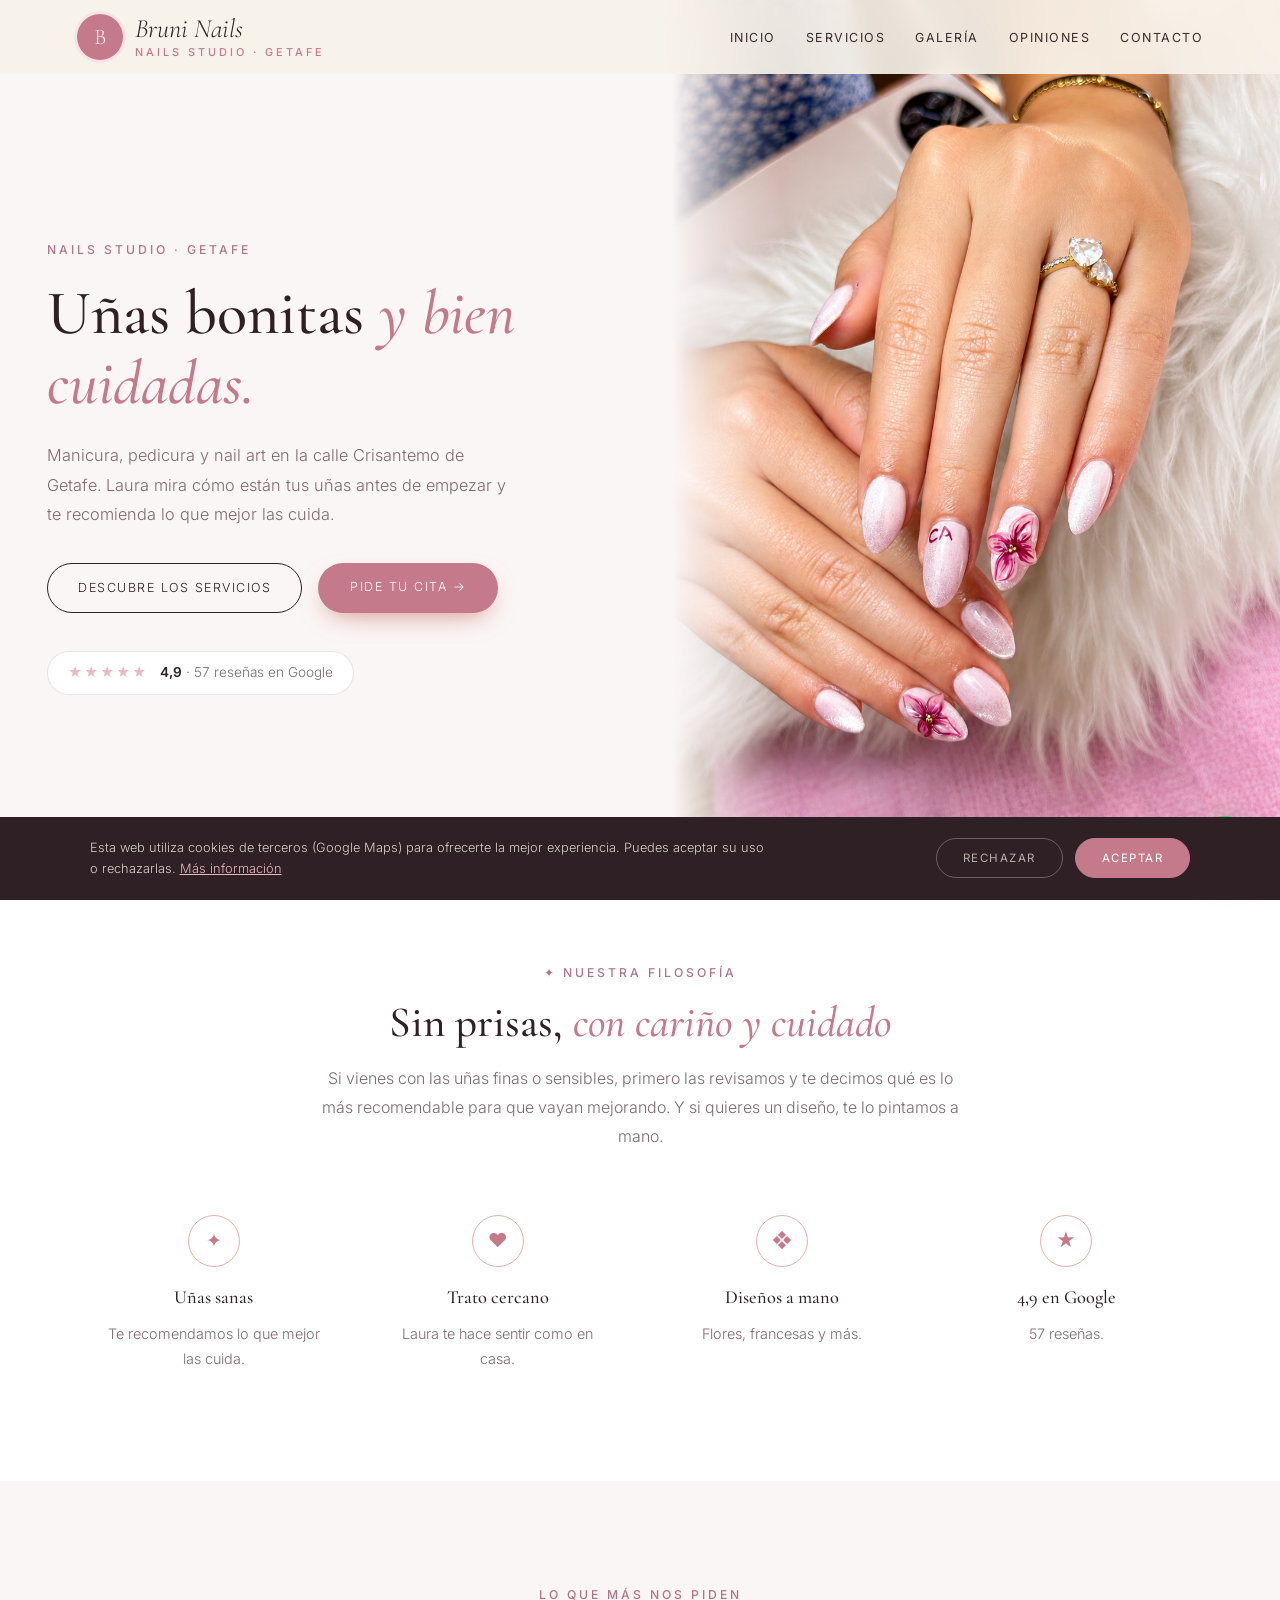
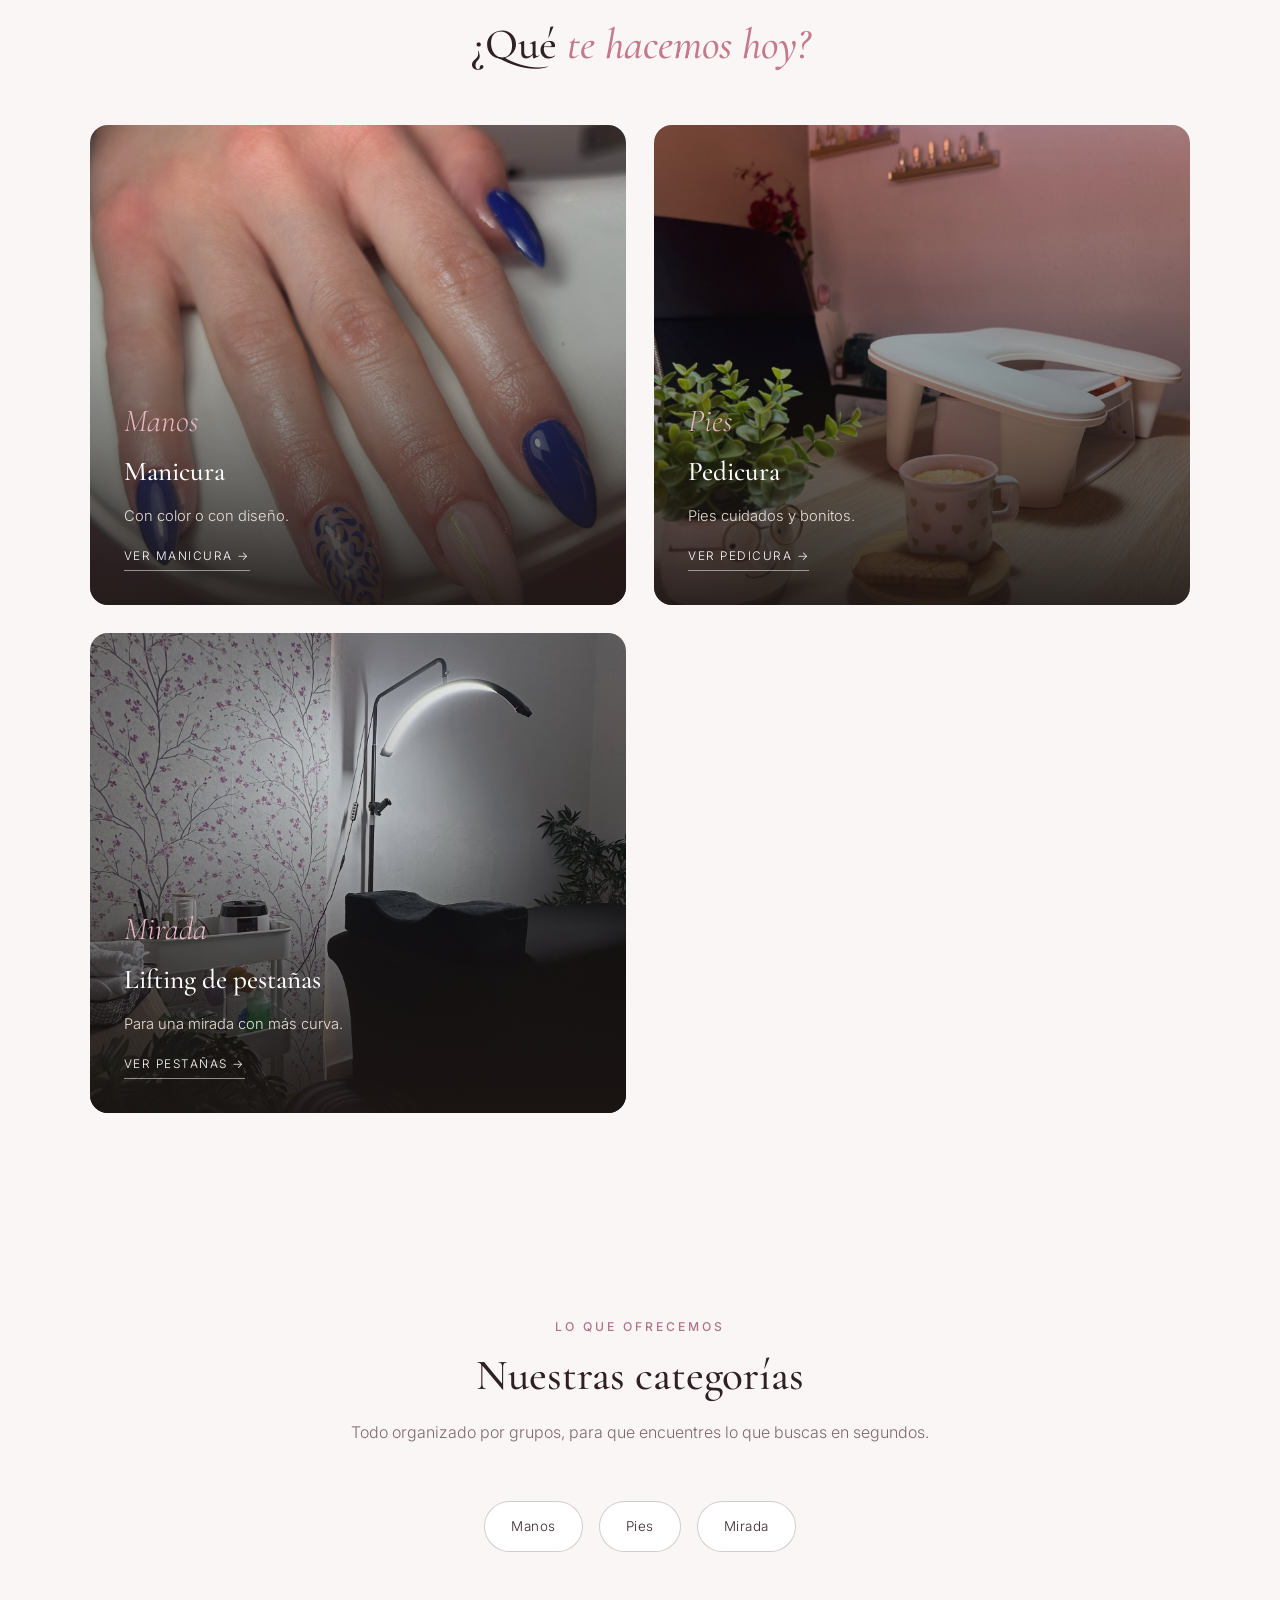
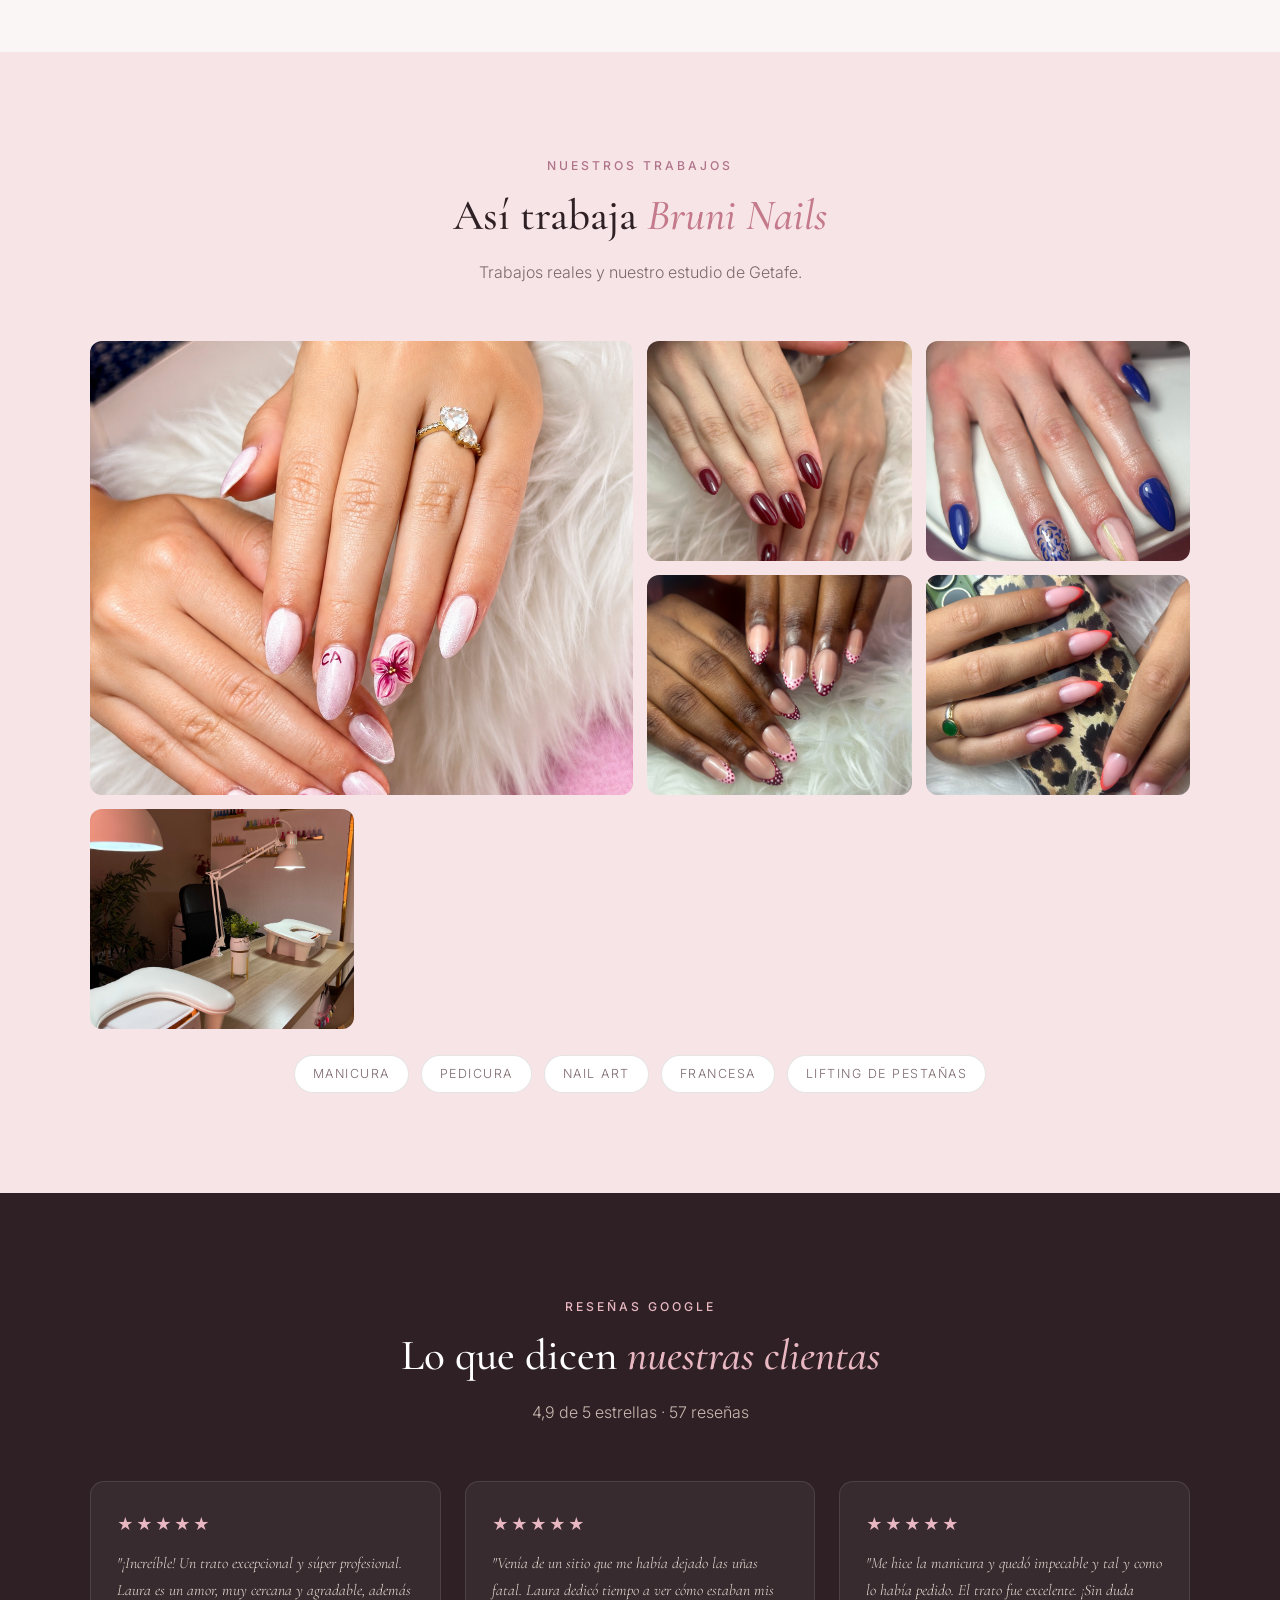
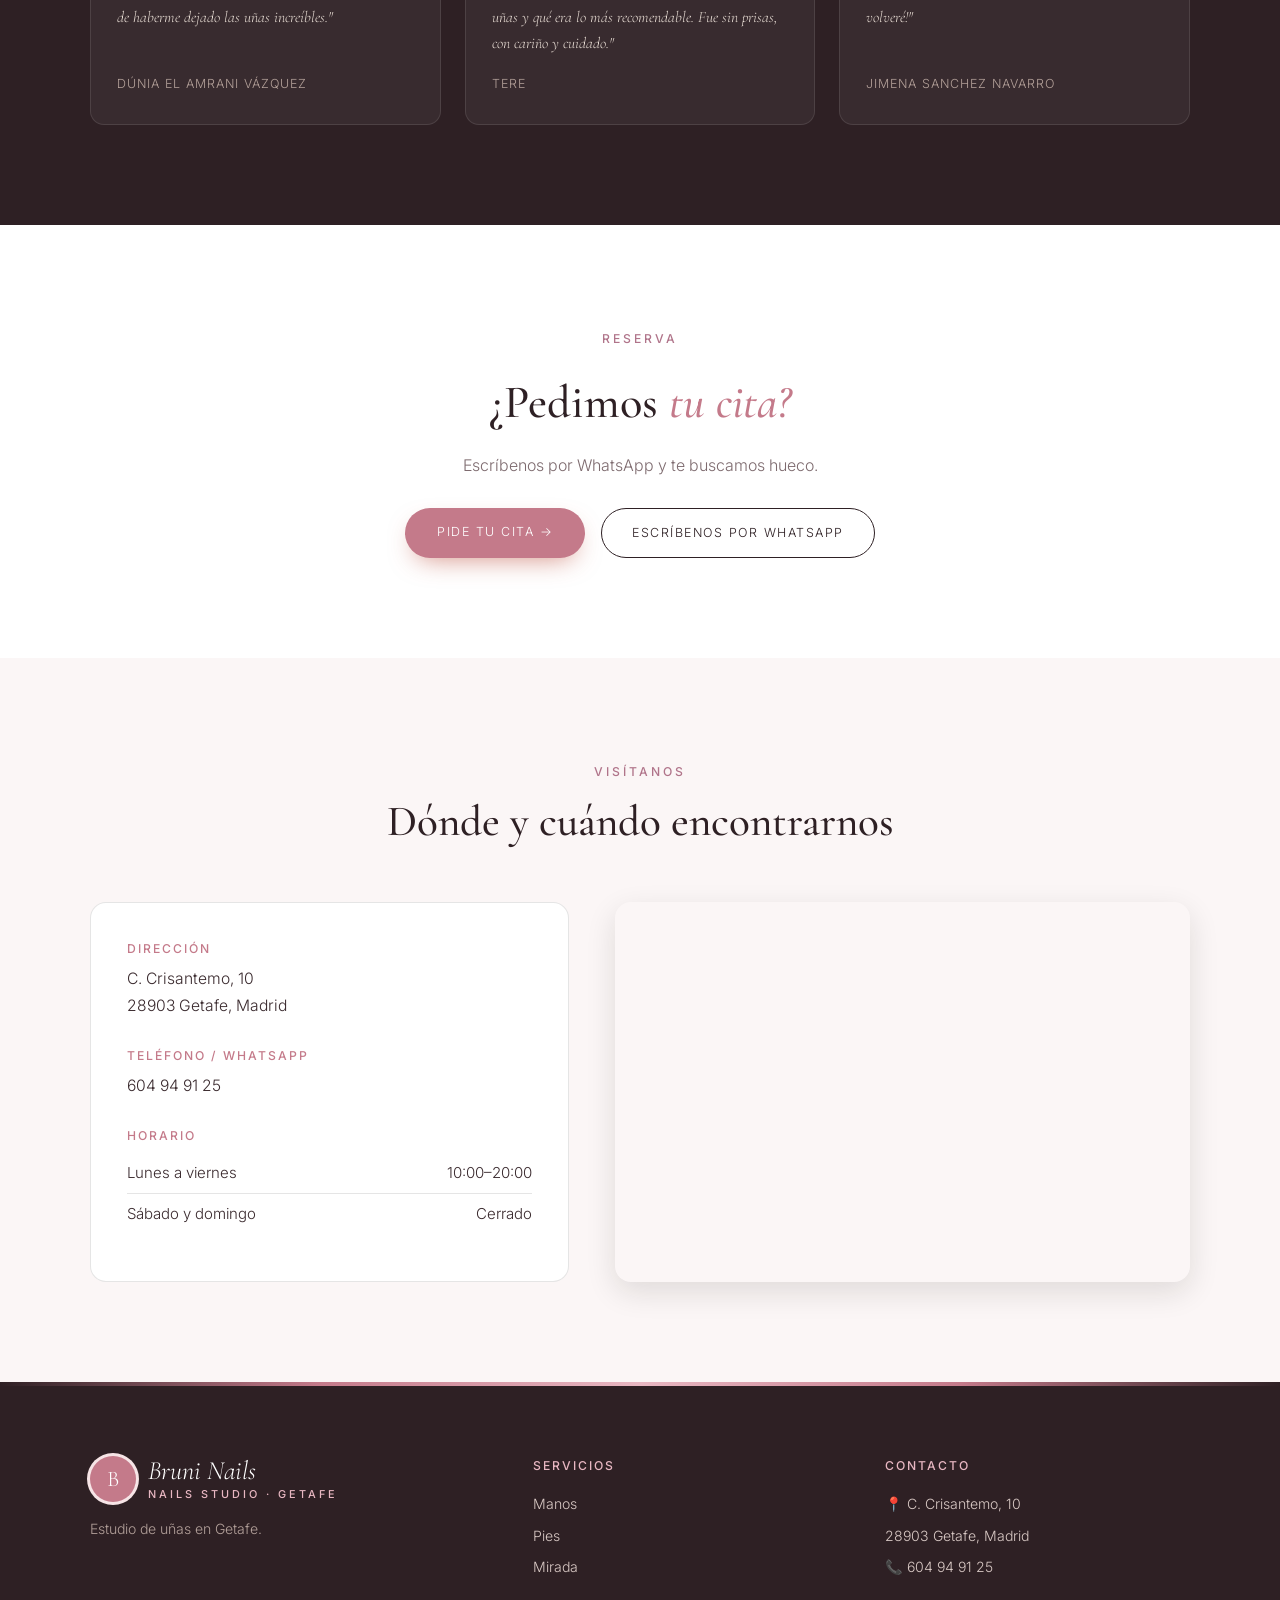
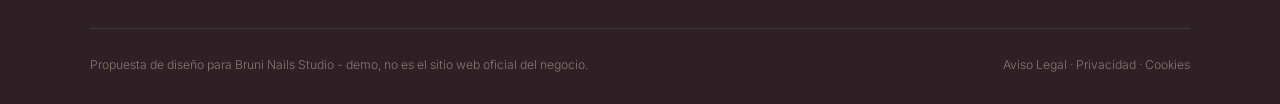
<file: index.html>
<!DOCTYPE html>
<html lang="es">
<head>
<meta charset="UTF-8">
<meta name="viewport" content="width=device-width, initial-scale=1.0">
<title>Bruni Nails Studio — Uñas, manicura y pedicura en Getafe</title>
<meta name="description" content="Bruni Nails Studio, estudio de uñas en la calle Crisantemo 10, Getafe. Manicura, pedicura, nail art y lifting de pestañas. 4,9★ con 57 reseñas en Google.">
<meta name="theme-color" content="#2e2024">
<meta property="og:title" content="Bruni Nails Studio · Getafe">
<meta property="og:image" content="maps_01.jpg">

<link rel="preconnect" href="https://fonts.googleapis.com"><link rel="preconnect" href="https://fonts.gstatic.com" crossorigin><link href="https://fonts.googleapis.com/css2?family=Cormorant+Garamond:ital,wght@0,500;0,600;1,500&family=Inter:wght@300;400;500;600&display=swap" rel="stylesheet">
<link rel="stylesheet" href="styles.css">
</head>
<body>

<header id="header">
  <a href="index.html" class="logo" aria-label="Bruni Nails Studio, inicio"><span class="logo-mark">B</span><span class="logo-text"><span class="script">Bruni Nails</span><small>nails studio · Getafe</small></span></a>
  <nav id="nav" aria-label="Navegación principal"><ul><li><a href="index.html#inicio">Inicio</a></li><li><a href="servicios.html">Servicios</a></li><li><a href="index.html#galeria">Galería</a></li><li><a href="index.html#opiniones">Opiniones</a></li><li><a href="index.html#contacto">Contacto</a></li></ul></nav><button class="nav-toggle" id="navToggle" aria-label="Abrir menú">☰</button>
</header>

<section class="hero" id="inicio">
  <div class="hero-text">
    <span class="eyebrow">Nails studio · Getafe</span>
    <h1>Uñas bonitas <em>y bien cuidadas.</em></h1>
    <p>Manicura, pedicura y nail art en la calle Crisantemo de Getafe. Laura mira cómo están tus uñas antes de empezar y te recomienda lo que mejor las cuida.</p>
    <div class="hero-ctas">
      <a href="servicios.html" class="btn-outline">Descubre los servicios</a>
      <a href="https://wa.me/34604949125?text=Hola%2C%20he%20visto%20vuestra%20web%20y%20me%20gustar%C3%ADa%20pedir%20cita%20en%20Bruni%20Nails%20Studio" class="btn-solid" target="_blank" rel="noopener">Pide tu cita →</a>
    </div>
    <a class="hero-rating" href="https://www.google.com/maps/search/?api=1&query=Bruni+Nails+Studio,+Calle+Crisantemo+10,+Getafe" target="_blank" rel="noopener"><span class="stars">★★★★★</span><span><strong>4,9</strong> · 57 reseñas en Google</span></a>
  </div>
  <div class="hero-img"><img src="maps_01.jpg" alt="Manicura con flores pintadas a mano en Bruni Nails Studio" style="object-position:center 45%;"></div>
</section>

<section class="trust">
  <div class="section-head">
    <span class="eyebrow">✦ Nuestra filosofía</span>
    <h2>Sin prisas, <em>con cariño y cuidado</em></h2>
    <p>Si vienes con las uñas finas o sensibles, primero las revisamos y te decimos qué es lo más recomendable para que vayan mejorando. Y si quieres un diseño, te lo pintamos a mano.</p>
  </div>
  <div class="trust-grid">
    <div class="trust-card"><span class="trust-ic">✦</span><h3>Uñas sanas</h3><p>Te recomendamos lo que mejor las cuida.</p></div>
    <div class="trust-card"><span class="trust-ic">♥</span><h3>Trato cercano</h3><p>Laura te hace sentir como en casa.</p></div>
    <div class="trust-card"><span class="trust-ic">❖</span><h3>Diseños a mano</h3><p>Flores, francesas y más.</p></div>
    <div class="trust-card"><span class="trust-ic">★</span><h3>4,9 en Google</h3><p>57 reseñas.</p></div>
  </div>
</section>

<section class="worlds">
  <div class="section-head">
    <span class="eyebrow">Lo que más nos piden</span>
    <h2>¿Qué <em>te hacemos hoy?</em></h2>
  </div>
  <div class="worlds-grid">
    <a href="servicios.html#manos" class="world-card"><img src="maps_04.jpg" alt="Manicura"><div class="world-text"><span class="script">Manos</span><h3>Manicura</h3><p>Con color o con diseño.</p><span class="world-link">Ver manicura →</span></div></a>
    <a href="servicios.html#pies" class="world-card"><img src="maps_06.jpg" alt="Pedicura"><div class="world-text"><span class="script">Pies</span><h3>Pedicura</h3><p>Pies cuidados y bonitos.</p><span class="world-link">Ver pedicura →</span></div></a>
    <a href="servicios.html#mirada" class="world-card"><img src="maps_08.jpg" alt="Lifting de pestañas"><div class="world-text"><span class="script">Mirada</span><h3>Lifting de pestañas</h3><p>Para una mirada con más curva.</p><span class="world-link">Ver pestañas →</span></div></a>
  </div>
</section>

<section>
  <div class="section-head">
    <span class="eyebrow">Lo que ofrecemos</span>
    <h2>Nuestras categorías</h2>
    <p>Todo organizado por grupos, para que encuentres lo que buscas en segundos.</p>
  </div>
  <div class="cat-pills">
    <a href="servicios.html#manos" class="cat-pill">Manos</a>
    <a href="servicios.html#pies" class="cat-pill">Pies</a>
    <a href="servicios.html#mirada" class="cat-pill">Mirada</a>
  </div>
</section>

<section class="gallery-wrap" id="galeria">
  <div class="section-head">
    <span class="eyebrow">Nuestros trabajos</span>
    <h2>Así trabaja <em>Bruni Nails</em></h2>
    <p>Trabajos reales y nuestro estudio de Getafe.</p>
  </div>
  <div class="gallery">
    <figure class="big"><img src="maps_01.jpg" alt="Manicura con flores a mano" loading="lazy"></figure>
    <figure><img src="maps_03.jpg" alt="Manicura en granate" loading="lazy"></figure>
    <figure><img src="maps_04.jpg" alt="Azul con diseño" loading="lazy"></figure>
    <figure><img src="maps_07.jpg" alt="Francesa con topos" loading="lazy"></figure>
    <figure><img src="maps_05.jpg" alt="Rosa con borde coral" loading="lazy"></figure>
    <figure><img src="maps_02.jpg" alt="Nuestro estudio" loading="lazy"></figure>
  </div>
  <div class="brands"><span>Manicura</span><span>Pedicura</span><span>Nail art</span><span>Francesa</span><span>Lifting de pestañas</span></div>
</section>

<section class="reviews-wrap" id="opiniones">
  <div class="section-head">
    <span class="eyebrow">Reseñas Google</span>
    <h2>Lo que dicen <em>nuestras clientas</em></h2>
    <p>4,9 de 5 estrellas · 57 reseñas</p>
  </div>
  <div class="review-grid">
    <div class="review-card"><div class="stars">★★★★★</div><p>"¡Increíble! Un trato excepcional y súper profesional. Laura es un amor, muy cercana y agradable, además de haberme dejado las uñas increíbles."</p><cite>Dúnia El Amrani Vázquez</cite></div>
    <div class="review-card"><div class="stars">★★★★★</div><p>"Venía de un sitio que me había dejado las uñas fatal. Laura dedicó tiempo a ver cómo estaban mis uñas y qué era lo más recomendable. Fue sin prisas, con cariño y cuidado."</p><cite>Tere</cite></div>
    <div class="review-card"><div class="stars">★★★★★</div><p>"Me hice la manicura y quedó impecable y tal y como lo había pedido. El trato fue excelente. ¡Sin duda volveré!"</p><cite>Jimena Sanchez Navarro</cite></div>
  </div>
</section>

<section class="cta-section">
  <span class="eyebrow">Reserva</span>
  <h2>¿Pedimos <em>tu cita?</em></h2>
  <p>Escríbenos por WhatsApp y te buscamos hueco.</p>
  <div class="cta-row">
    <a href="https://wa.me/34604949125?text=Hola%2C%20he%20visto%20vuestra%20web%20y%20me%20gustar%C3%ADa%20pedir%20cita%20en%20Bruni%20Nails%20Studio" class="btn-solid" target="_blank" rel="noopener">Pide tu cita →</a>
    <a href="https://wa.me/34604949125?text=Hola%2C%20he%20visto%20vuestra%20web%20y%20me%20gustar%C3%ADa%20pedir%20cita%20en%20Bruni%20Nails%20Studio" class="btn-outline" target="_blank" rel="noopener">Escríbenos por WhatsApp</a>
  </div>
</section>

<section class="contact-section" id="contacto">
  <div class="section-head">
    <span class="eyebrow">Visítanos</span>
    <h2>Dónde y cuándo encontrarnos</h2>
  </div>
  <div class="contact-grid">
    <div class="contact-info">
      <div class="contact-block"><h3>Dirección</h3><p>C. Crisantemo, 10<br>28903 Getafe, Madrid</p></div>
      <div class="contact-block"><h3>Teléfono / WhatsApp</h3><p><a href="tel:+34604949125">604 94 91 25</a></p></div>
      <div class="contact-block"><h3>Horario</h3><ul class="hours-list"><li><span>Lunes a viernes</span><span>10:00–20:00</span></li><li><span>Sábado y domingo</span><span>Cerrado</span></li></ul></div>
      
    </div>
    <div class="contact-map">
      <iframe title="Mapa de Bruni Nails Studio" src="https://www.google.com/maps?q=Bruni+Nails+Studio,+Calle+Crisantemo+10,+Getafe&output=embed" width="100%" height="100%" style="border:0;" allowfullscreen="" loading="lazy" referrerpolicy="no-referrer-when-downgrade"></iframe>
    </div>
  </div>
</section>

<footer>
  <div class="footer-grid">
    <div class="footer-brand">
      <a href="index.html" class="logo light"><span class="logo-mark">B</span><span class="logo-text"><span class="script">Bruni Nails</span><small>nails studio · Getafe</small></span></a>
      <p>Estudio de uñas en Getafe.</p>
    </div>
    <div><h4>Servicios</h4><ul><li><a href="servicios.html#manos">Manos</a></li><li><a href="servicios.html#pies">Pies</a></li><li><a href="servicios.html#mirada">Mirada</a></li></ul></div>
    <div><h4>Contacto</h4><ul><li>📍 C. Crisantemo, 10</li><li>28903 Getafe, Madrid</li><li>📞 <a href="tel:+34604949125">604 94 91 25</a></li></ul></div>
  </div>
  <div class="footer-bottom">
    <span>Propuesta de diseño para Bruni Nails Studio - demo, no es el sitio web oficial del negocio.</span>
    <span><a href="aviso-legal.html">Aviso Legal</a> &middot; <a href="politica-privacidad.html">Privacidad</a> &middot; <a href="politica-cookies.html">Cookies</a></span>
  </div>
</footer>

<div id="cookie-banner" class="cookie-banner"><p>Esta web utiliza cookies de terceros (Google Maps) para ofrecerte la mejor experiencia. Puedes aceptar su uso o rechazarlas. <a href="politica-cookies.html">Más información</a></p><div class="cookie-actions"><button onclick="setCookieChoice('rejected')" class="ck-reject">Rechazar</button><button onclick="setCookieChoice('accepted')" class="ck-accept">Aceptar</button></div></div>
<div class="social-fabs"><a class="wa-fab" href="https://wa.me/34604949125?text=Hola%2C%20he%20visto%20vuestra%20web%20y%20me%20gustar%C3%ADa%20pedir%20cita%20en%20Bruni%20Nails%20Studio" target="_blank" rel="noopener" aria-label="Escribir por WhatsApp"><svg width="28" height="28" viewBox="0 0 24 24" fill="white"><path d="M17.5 14.4c-.3-.1-1.8-.9-2-1s-.5-.1-.7.1-.8 1-.9 1.2-.3.2-.6.1a8.2 8.2 0 0 1-2.4-1.5 9 9 0 0 1-1.7-2.1c-.2-.3 0-.5.1-.6l.4-.5.3-.5v-.5l-.9-2.2c-.2-.6-.5-.5-.7-.5h-.6a1.1 1.1 0 0 0-.8.4 3.4 3.4 0 0 0-1 2.5 5.9 5.9 0 0 0 1.2 3.1 13.5 13.5 0 0 0 5.2 4.6c2.6 1 2.6.7 3.1.6a2.6 2.6 0 0 0 1.7-1.2 2.1 2.1 0 0 0 .2-1.2c-.1-.1-.3-.2-.6-.3ZM12 21.8a9.8 9.8 0 0 1-5-1.4l-.4-.2-3.7 1 1-3.6-.2-.4A9.8 9.8 0 1 1 12 21.8Zm8.4-18.3A11.8 11.8 0 0 0 1.8 17.7L.2 23.8l6.3-1.6a11.8 11.8 0 0 0 5.6 1.4A11.8 11.8 0 0 0 20.4 3.5Z"/></svg></a></div>
<script src="main.js"></script>
</body>
</html>
</file>
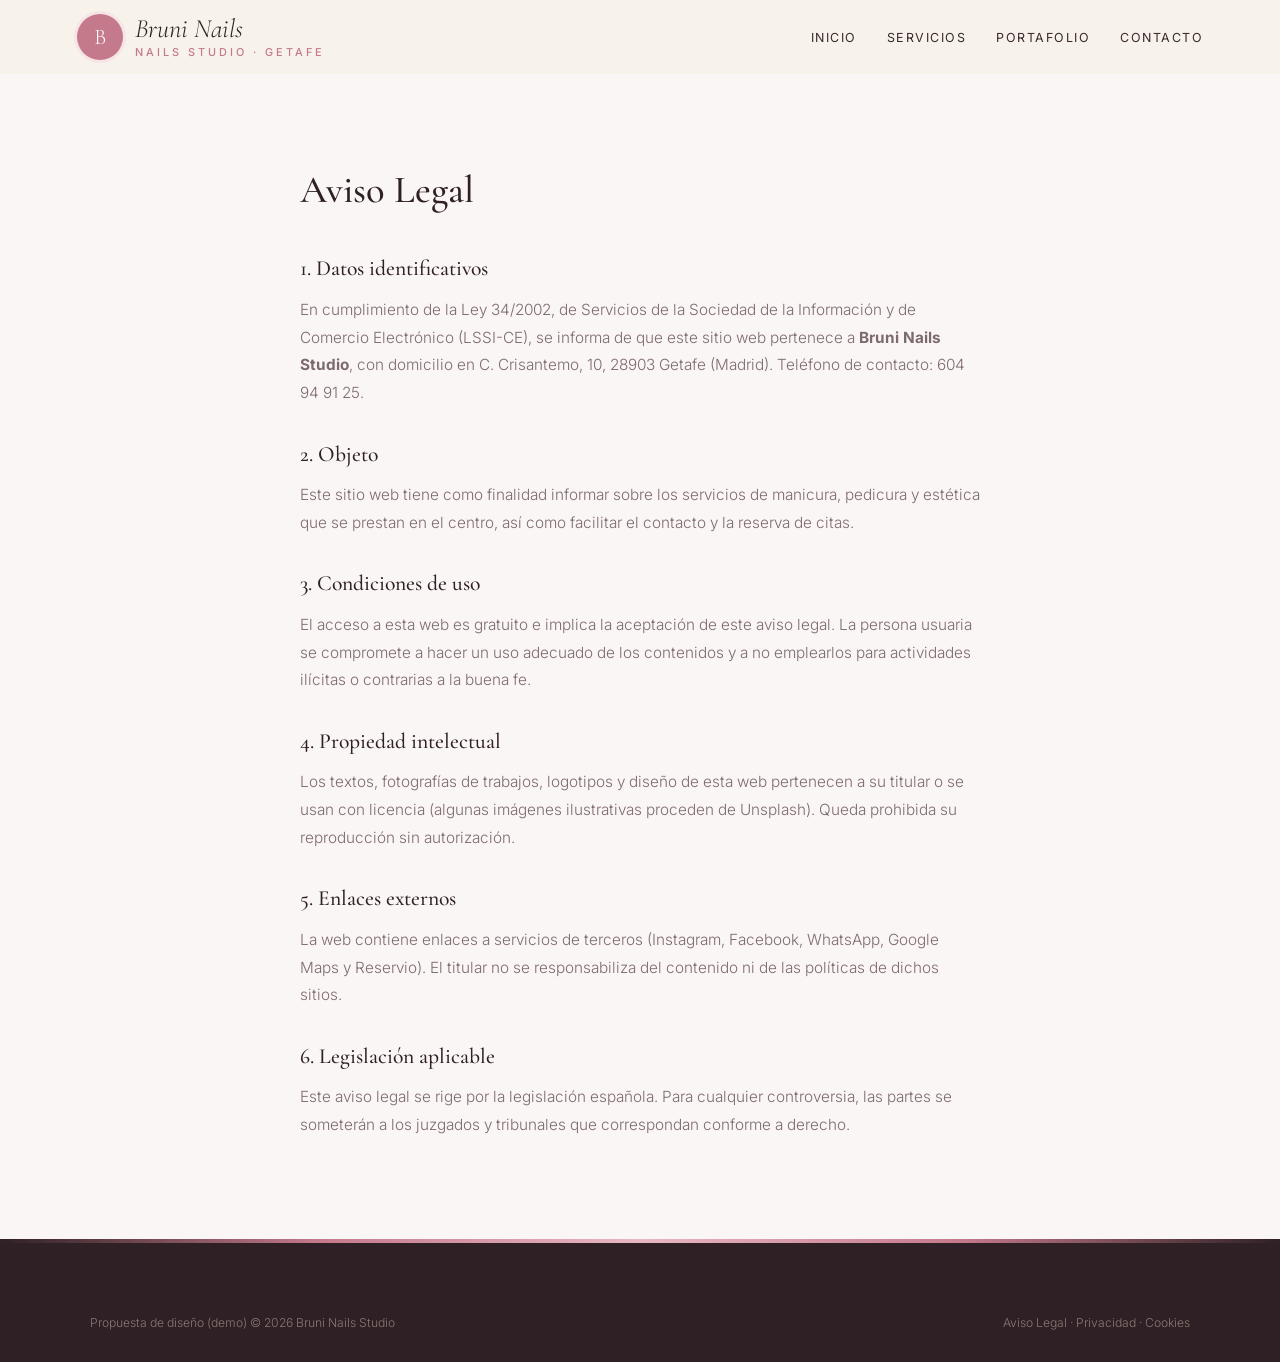
<file: aviso-legal.html>
<!DOCTYPE html>
<html lang="es">
<head>
<meta charset="UTF-8">
<meta name="viewport" content="width=device-width, initial-scale=1.0">
<title>Aviso Legal — Bruni Nails Studio</title>
<meta name="robots" content="noindex">

<link rel="preconnect" href="https://fonts.googleapis.com">
<link href="https://fonts.googleapis.com/css2?family=Cormorant+Garamond:ital,wght@0,500;0,600;1,500&family=Inter:wght@300;400;500;600&display=swap" rel="stylesheet">
<link rel="stylesheet" href="styles.css">
</head>
<body>
<header id="header" class="scrolled">
  <a href="index.html" class="logo" aria-label="Bruni Nails Studio, inicio">
    <span class="logo-mark">B</span>
    <span class="logo-text"><span class="script">Bruni Nails</span><small>nails studio · Getafe</small></span>
  </a>
  <nav id="nav" aria-label="Navegación principal">
    <ul>
      <li><a href="index.html#inicio">Inicio</a></li>
      <li><a href="servicios.html">Servicios</a></li>
      <li><a href="portafolio.html">Portafolio</a></li>
      <li><a href="index.html#contacto">Contacto</a></li>
    </ul>
  </nav>
  <button class="nav-toggle" id="navToggle" aria-label="Abrir menú">☰</button>
</header>
<main class="legal"><h1>Aviso Legal</h1>
<h2>1. Datos identificativos</h2>
<p>En cumplimiento de la Ley 34/2002, de Servicios de la Sociedad de la Información y de Comercio Electrónico (LSSI-CE), se informa de que este sitio web pertenece a <strong>Bruni Nails Studio</strong>, con domicilio en C. Crisantemo, 10, 28903 Getafe (Madrid). Teléfono de contacto: 604 94 91 25.</p>
<h2>2. Objeto</h2>
<p>Este sitio web tiene como finalidad informar sobre los servicios de manicura, pedicura y estética que se prestan en el centro, así como facilitar el contacto y la reserva de citas.</p>
<h2>3. Condiciones de uso</h2>
<p>El acceso a esta web es gratuito e implica la aceptación de este aviso legal. La persona usuaria se compromete a hacer un uso adecuado de los contenidos y a no emplearlos para actividades ilícitas o contrarias a la buena fe.</p>
<h2>4. Propiedad intelectual</h2>
<p>Los textos, fotografías de trabajos, logotipos y diseño de esta web pertenecen a su titular o se usan con licencia (algunas imágenes ilustrativas proceden de Unsplash). Queda prohibida su reproducción sin autorización.</p>
<h2>5. Enlaces externos</h2>
<p>La web contiene enlaces a servicios de terceros (Instagram, Facebook, WhatsApp, Google Maps y Reservio). El titular no se responsabiliza del contenido ni de las políticas de dichos sitios.</p>
<h2>6. Legislación aplicable</h2>
<p>Este aviso legal se rige por la legislación española. Para cualquier controversia, las partes se someterán a los juzgados y tribunales que correspondan conforme a derecho.</p></main>
<footer>
  <div class="footer-bottom" style="margin-top:0">
    <span>Propuesta de diseño (demo) © 2026 Bruni Nails Studio</span>
    <span><a href="aviso-legal.html">Aviso Legal</a> &middot; <a href="politica-privacidad.html">Privacidad</a> &middot; <a href="politica-cookies.html">Cookies</a></span>
  </div>
</footer>
<script src="main.js"></script>
</body>
</html>
</file>
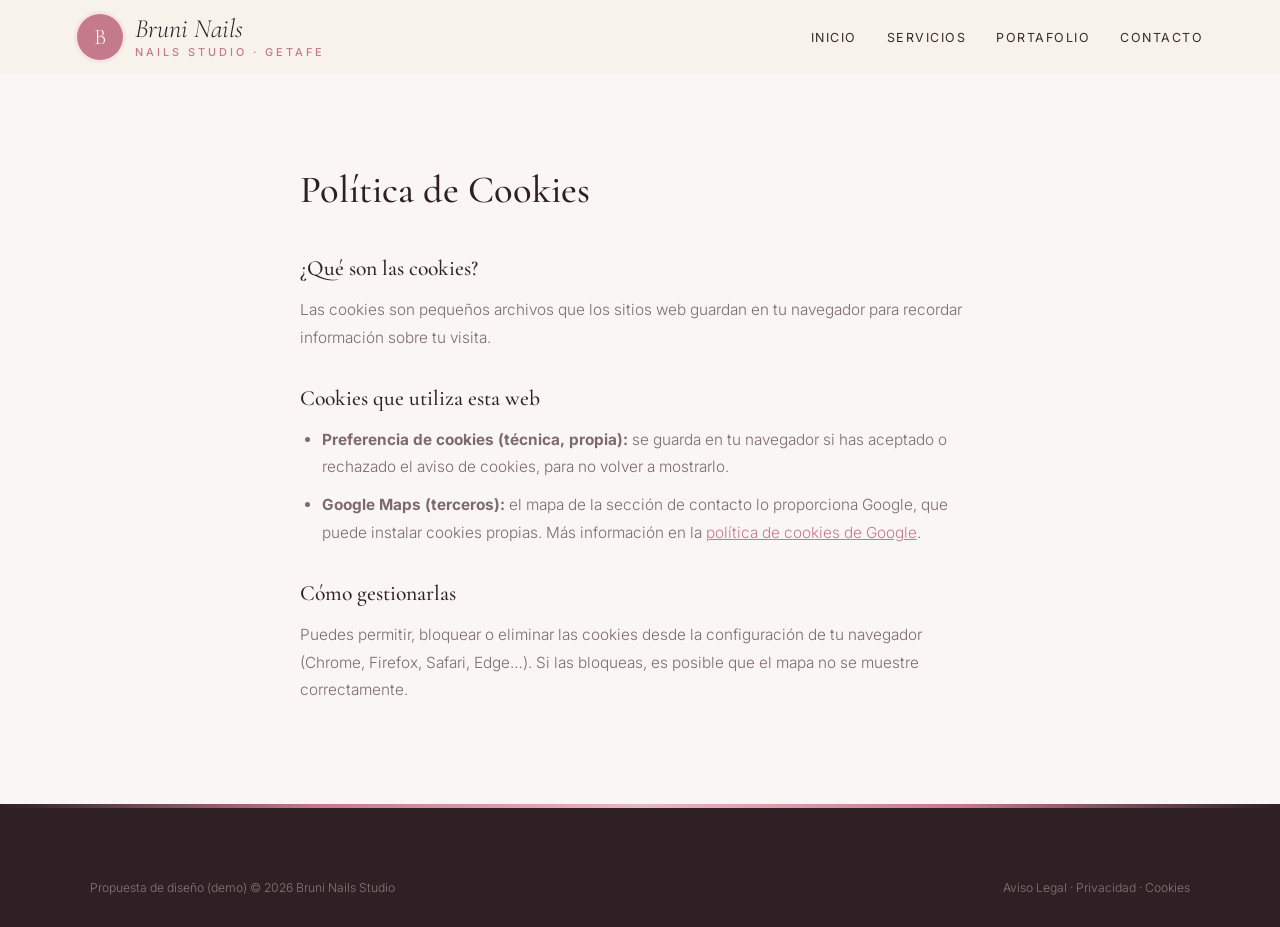
<file: politica-cookies.html>
<!DOCTYPE html>
<html lang="es">
<head>
<meta charset="UTF-8">
<meta name="viewport" content="width=device-width, initial-scale=1.0">
<title>Política de Cookies — Bruni Nails Studio</title>
<meta name="robots" content="noindex">

<link rel="preconnect" href="https://fonts.googleapis.com">
<link href="https://fonts.googleapis.com/css2?family=Cormorant+Garamond:ital,wght@0,500;0,600;1,500&family=Inter:wght@300;400;500;600&display=swap" rel="stylesheet">
<link rel="stylesheet" href="styles.css">
</head>
<body>
<header id="header" class="scrolled">
  <a href="index.html" class="logo" aria-label="Bruni Nails Studio, inicio">
    <span class="logo-mark">B</span>
    <span class="logo-text"><span class="script">Bruni Nails</span><small>nails studio · Getafe</small></span>
  </a>
  <nav id="nav" aria-label="Navegación principal">
    <ul>
      <li><a href="index.html#inicio">Inicio</a></li>
      <li><a href="servicios.html">Servicios</a></li>
      <li><a href="portafolio.html">Portafolio</a></li>
      <li><a href="index.html#contacto">Contacto</a></li>
    </ul>
  </nav>
  <button class="nav-toggle" id="navToggle" aria-label="Abrir menú">☰</button>
</header>
<main class="legal"><h1>Política de Cookies</h1>
<h2>¿Qué son las cookies?</h2>
<p>Las cookies son pequeños archivos que los sitios web guardan en tu navegador para recordar información sobre tu visita.</p>
<h2>Cookies que utiliza esta web</h2>
<ul>
<li><strong>Preferencia de cookies (técnica, propia):</strong> se guarda en tu navegador si has aceptado o rechazado el aviso de cookies, para no volver a mostrarlo.</li>
<li><strong>Google Maps (terceros):</strong> el mapa de la sección de contacto lo proporciona Google, que puede instalar cookies propias. Más información en la <a href="https://policies.google.com/technologies/cookies" target="_blank" rel="noopener">política de cookies de Google</a>.</li>
</ul>
<h2>Cómo gestionarlas</h2>
<p>Puedes permitir, bloquear o eliminar las cookies desde la configuración de tu navegador (Chrome, Firefox, Safari, Edge…). Si las bloqueas, es posible que el mapa no se muestre correctamente.</p></main>
<footer>
  <div class="footer-bottom" style="margin-top:0">
    <span>Propuesta de diseño (demo) © 2026 Bruni Nails Studio</span>
    <span><a href="aviso-legal.html">Aviso Legal</a> &middot; <a href="politica-privacidad.html">Privacidad</a> &middot; <a href="politica-cookies.html">Cookies</a></span>
  </div>
</footer>
<script src="main.js"></script>
</body>
</html>
</file>
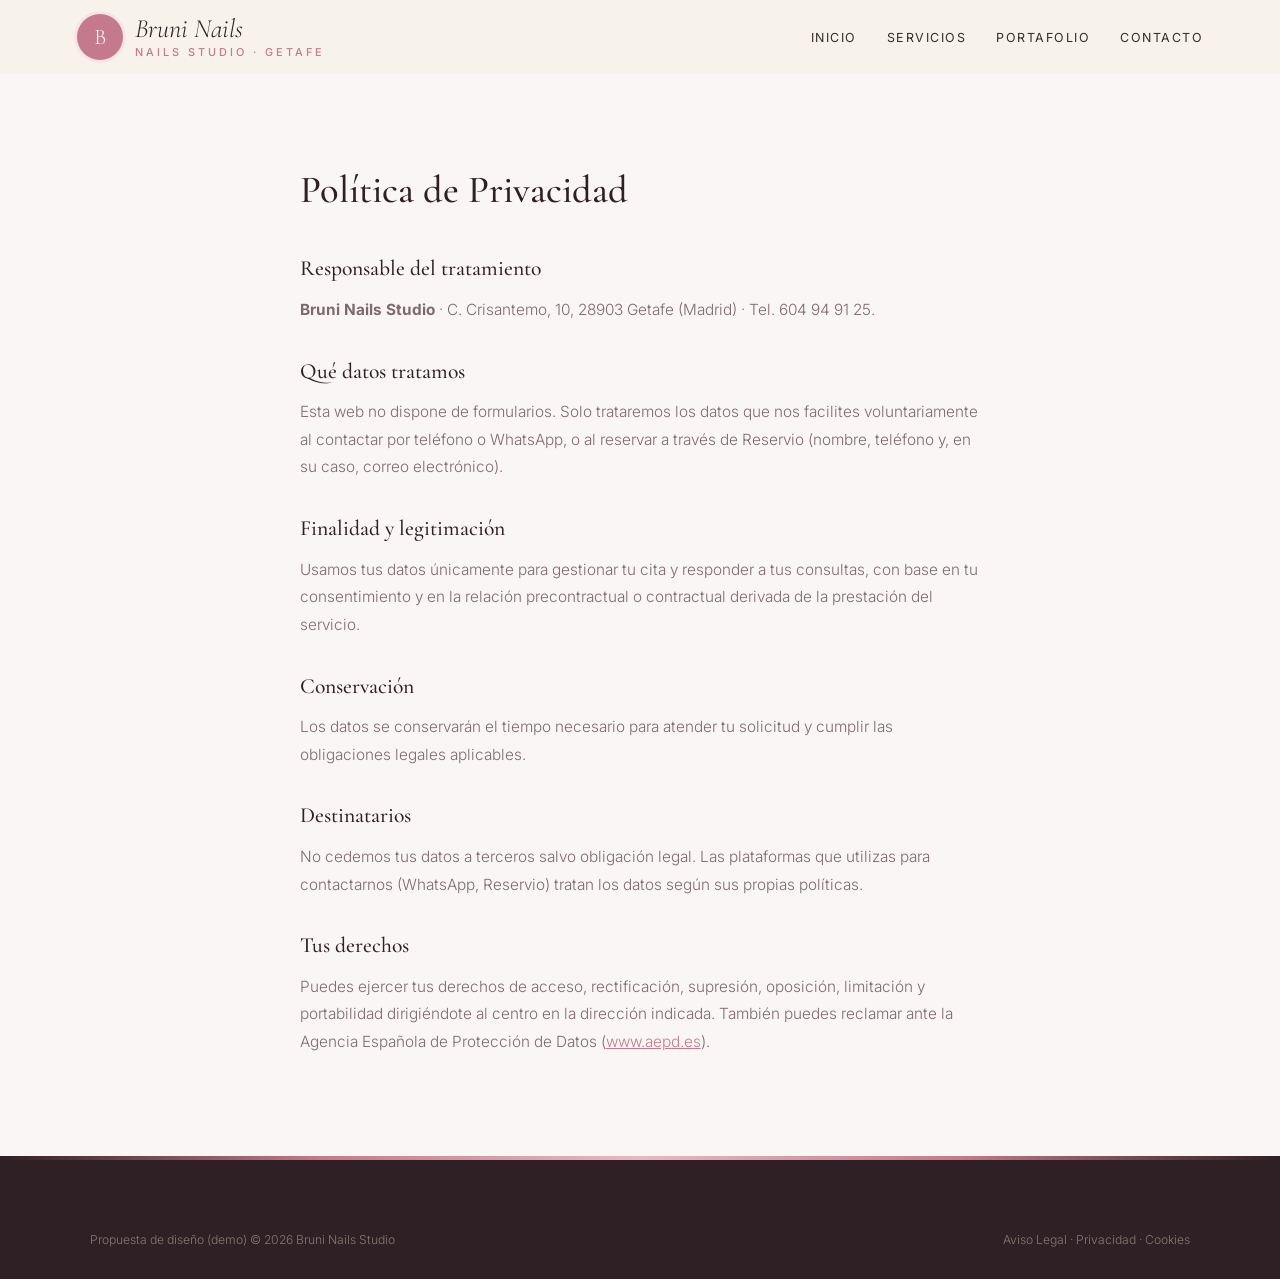
<file: politica-privacidad.html>
<!DOCTYPE html>
<html lang="es">
<head>
<meta charset="UTF-8">
<meta name="viewport" content="width=device-width, initial-scale=1.0">
<title>Política de Privacidad — Bruni Nails Studio</title>
<meta name="robots" content="noindex">

<link rel="preconnect" href="https://fonts.googleapis.com">
<link href="https://fonts.googleapis.com/css2?family=Cormorant+Garamond:ital,wght@0,500;0,600;1,500&family=Inter:wght@300;400;500;600&display=swap" rel="stylesheet">
<link rel="stylesheet" href="styles.css">
</head>
<body>
<header id="header" class="scrolled">
  <a href="index.html" class="logo" aria-label="Bruni Nails Studio, inicio">
    <span class="logo-mark">B</span>
    <span class="logo-text"><span class="script">Bruni Nails</span><small>nails studio · Getafe</small></span>
  </a>
  <nav id="nav" aria-label="Navegación principal">
    <ul>
      <li><a href="index.html#inicio">Inicio</a></li>
      <li><a href="servicios.html">Servicios</a></li>
      <li><a href="portafolio.html">Portafolio</a></li>
      <li><a href="index.html#contacto">Contacto</a></li>
    </ul>
  </nav>
  <button class="nav-toggle" id="navToggle" aria-label="Abrir menú">☰</button>
</header>
<main class="legal"><h1>Política de Privacidad</h1>
<h2>Responsable del tratamiento</h2>
<p><strong>Bruni Nails Studio</strong> · C. Crisantemo, 10, 28903 Getafe (Madrid) · Tel. 604 94 91 25.</p>
<h2>Qué datos tratamos</h2>
<p>Esta web no dispone de formularios. Solo trataremos los datos que nos facilites voluntariamente al contactar por teléfono o WhatsApp, o al reservar a través de Reservio (nombre, teléfono y, en su caso, correo electrónico).</p>
<h2>Finalidad y legitimación</h2>
<p>Usamos tus datos únicamente para gestionar tu cita y responder a tus consultas, con base en tu consentimiento y en la relación precontractual o contractual derivada de la prestación del servicio.</p>
<h2>Conservación</h2>
<p>Los datos se conservarán el tiempo necesario para atender tu solicitud y cumplir las obligaciones legales aplicables.</p>
<h2>Destinatarios</h2>
<p>No cedemos tus datos a terceros salvo obligación legal. Las plataformas que utilizas para contactarnos (WhatsApp, Reservio) tratan los datos según sus propias políticas.</p>
<h2>Tus derechos</h2>
<p>Puedes ejercer tus derechos de acceso, rectificación, supresión, oposición, limitación y portabilidad dirigiéndote al centro en la dirección indicada. También puedes reclamar ante la Agencia Española de Protección de Datos (<a href="https://www.aepd.es" target="_blank" rel="noopener">www.aepd.es</a>).</p></main>
<footer>
  <div class="footer-bottom" style="margin-top:0">
    <span>Propuesta de diseño (demo) © 2026 Bruni Nails Studio</span>
    <span><a href="aviso-legal.html">Aviso Legal</a> &middot; <a href="politica-privacidad.html">Privacidad</a> &middot; <a href="politica-cookies.html">Cookies</a></span>
  </div>
</footer>
<script src="main.js"></script>
</body>
</html>
</file>
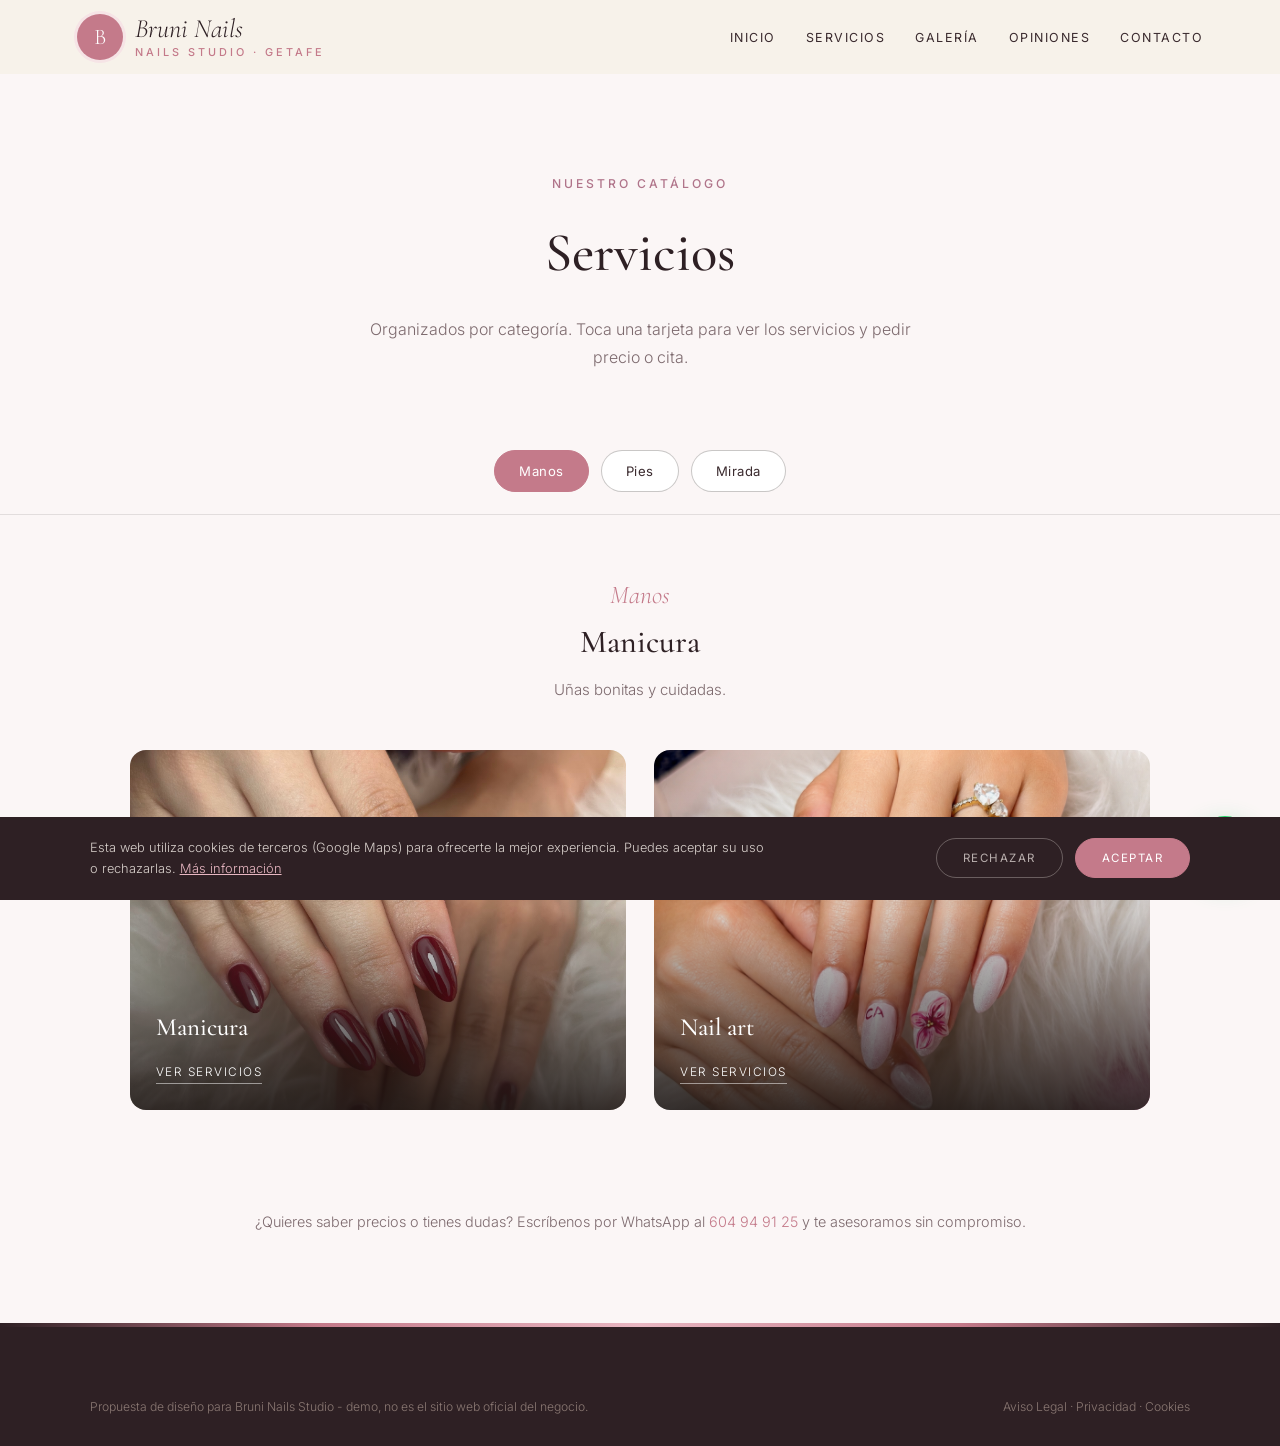
<file: servicios.html>
<!DOCTYPE html>
<html lang="es">
<head>
<meta charset="UTF-8">
<meta name="viewport" content="width=device-width, initial-scale=1.0">
<title>Servicios — Bruni Nails Studio · Getafe</title>
<meta name="description" content="Servicios de Bruni Nails Studio en Getafe.">

<link rel="preconnect" href="https://fonts.googleapis.com"><link rel="preconnect" href="https://fonts.gstatic.com" crossorigin><link href="https://fonts.googleapis.com/css2?family=Cormorant+Garamond:ital,wght@0,500;0,600;1,500&family=Inter:wght@300;400;500;600&display=swap" rel="stylesheet">
<link rel="stylesheet" href="styles.css">
</head>
<body>

<header id="header" class="scrolled">
  <a href="index.html" class="logo" aria-label="Bruni Nails Studio, inicio"><span class="logo-mark">B</span><span class="logo-text"><span class="script">Bruni Nails</span><small>nails studio · Getafe</small></span></a>
  <nav id="nav" aria-label="Navegación principal"><ul><li><a href="index.html#inicio">Inicio</a></li><li><a href="servicios.html">Servicios</a></li><li><a href="index.html#galeria">Galería</a></li><li><a href="index.html#opiniones">Opiniones</a></li><li><a href="index.html#contacto">Contacto</a></li></ul></nav><button class="nav-toggle" id="navToggle" aria-label="Abrir menú">☰</button>
</header>

<div class="page-hero">
  <span class="eyebrow">Nuestro catálogo</span>
  <h1>Servicios</h1>
  <p>Organizados por categoría. Toca una tarjeta para ver los servicios y pedir precio o cita.</p>
</div>

<div class="tabs">
  <button class="tab-btn active" data-tab="manos">Manos</button>
  <button class="tab-btn" data-tab="pies">Pies</button>
  <button class="tab-btn" data-tab="mirada">Mirada</button>
  
</div>

<div class="tab-panel active" id="manos">
  <div class="tab-intro"><span class="script">Manos</span><h2>Manicura</h2><p>Uñas bonitas y cuidadas.</p></div>
  <div class="cat-grid">
    <div class="cat-card" onclick="openModal('manicura')"><img src="maps_03.jpg" alt="Manicura" loading="lazy"><div class="cat-card-text"><h3>Manicura</h3><span>Ver servicios</span></div></div>
    <div class="cat-card" onclick="openModal('nailart')"><img src="maps_01.jpg" alt="Nail art" loading="lazy"><div class="cat-card-text"><h3>Nail art</h3><span>Ver servicios</span></div></div>
  </div>
</div>

<div class="tab-panel" id="pies">
  <div class="tab-intro"><span class="script">Pies</span><h2>Pedicura</h2><p>Pies listos para enseñar.</p></div>
  <div class="cat-grid single">
    <div class="cat-card" onclick="openModal('pedicura')"><img src="maps_06.jpg" alt="Pedicura" loading="lazy"><div class="cat-card-text"><h3>Pedicura</h3><span>Ver servicios</span></div></div>
  </div>
</div>

<div class="tab-panel" id="mirada">
  <div class="tab-intro"><span class="script">Mirada</span><h2>Pestañas</h2><p>Más curva, sin extensiones.</p></div>
  <div class="cat-grid single">
    <div class="cat-card" onclick="openModal('lifting')"><img src="maps_08.jpg" alt="Lifting de pestañas" loading="lazy"><div class="cat-card-text"><h3>Lifting de pestañas</h3><span>Ver servicios</span></div></div>
  </div>
</div>


<p class="services-note">¿Quieres saber precios o tienes dudas? Escríbenos por WhatsApp al <a href="https://wa.me/34604949125" target="_blank" rel="noopener" style="color:var(--red)">604 94 91 25</a> y te asesoramos sin compromiso.</p>

<div class="modal-overlay" id="modal-manicura"><div class="modal">
  <button class="modal-close" onclick="closeModal('manicura')" aria-label="Cerrar">×</button>
  <h3>Manicura</h3><p class="modal-sub">Color liso</p>
  <div class="svc-row"><div><div class="svc-name">Manicura</div><span class="svc-desc"></span></div><div class="svc-price">Consultar</div></div>
  <div class="svc-row"><div><div class="svc-name">Esmaltado en tu color</div><span class="svc-desc"></span></div><div class="svc-price">Consultar</div></div>
  <a class="modal-cta alt" href="https://wa.me/34604949125?text=Hola%2C%20quiero%20informaci%C3%B3n%20sobre%20manicura" target="_blank" rel="noopener">Pedir cita por WhatsApp</a>
</div></div>

<div class="modal-overlay" id="modal-nailart"><div class="modal">
  <button class="modal-close" onclick="closeModal('nailart')" aria-label="Cerrar">×</button>
  <h3>Nail art</h3><p class="modal-sub">Diseños a mano</p>
  <div class="svc-row"><div><div class="svc-name">Flores y dibujos a mano</div><span class="svc-desc"></span></div><div class="svc-price">Consultar</div></div>
  <div class="svc-row"><div><div class="svc-name">Francesa y variantes</div><span class="svc-desc"></span></div><div class="svc-price">Consultar</div></div>
  <div class="svc-row"><div><div class="svc-name">Detalles y líneas</div><span class="svc-desc"></span></div><div class="svc-price">Consultar</div></div>
  <a class="modal-cta alt" href="https://wa.me/34604949125?text=Hola%2C%20quiero%20informaci%C3%B3n%20sobre%20nail%20art" target="_blank" rel="noopener">Pedir cita por WhatsApp</a>
</div></div>

<div class="modal-overlay" id="modal-pedicura"><div class="modal">
  <button class="modal-close" onclick="closeModal('pedicura')" aria-label="Cerrar">×</button>
  <h3>Pedicura</h3><p class="modal-sub">Cuidado y color</p>
  <div class="svc-row"><div><div class="svc-name">Pedicura</div><span class="svc-desc"></span></div><div class="svc-price">Consultar</div></div>
  <a class="modal-cta alt" href="https://wa.me/34604949125?text=Hola%2C%20quiero%20informaci%C3%B3n%20sobre%20pedicura" target="_blank" rel="noopener">Pedir cita por WhatsApp</a>
</div></div>

<div class="modal-overlay" id="modal-lifting"><div class="modal">
  <button class="modal-close" onclick="closeModal('lifting')" aria-label="Cerrar">×</button>
  <h3>Lifting de pestañas</h3><p class="modal-sub">Mirada con más curva</p>
  <div class="svc-row"><div><div class="svc-name">Lifting de pestañas</div><span class="svc-desc"></span></div><div class="svc-price">Consultar</div></div>
  <a class="modal-cta alt" href="https://wa.me/34604949125?text=Hola%2C%20quiero%20informaci%C3%B3n%20sobre%20lifting%20de%20pesta%C3%B1as" target="_blank" rel="noopener">Pedir cita por WhatsApp</a>
</div></div>


<footer>
  <div class="footer-bottom" style="margin-top:0">
    <span>Propuesta de diseño para Bruni Nails Studio - demo, no es el sitio web oficial del negocio.</span>
    <span><a href="aviso-legal.html">Aviso Legal</a> &middot; <a href="politica-privacidad.html">Privacidad</a> &middot; <a href="politica-cookies.html">Cookies</a></span>
  </div>
</footer>

<div id="cookie-banner" class="cookie-banner"><p>Esta web utiliza cookies de terceros (Google Maps) para ofrecerte la mejor experiencia. Puedes aceptar su uso o rechazarlas. <a href="politica-cookies.html">Más información</a></p><div class="cookie-actions"><button onclick="setCookieChoice('rejected')" class="ck-reject">Rechazar</button><button onclick="setCookieChoice('accepted')" class="ck-accept">Aceptar</button></div></div>
<div class="social-fabs"><a class="wa-fab" href="https://wa.me/34604949125?text=Hola%2C%20he%20visto%20vuestra%20web%20y%20me%20gustar%C3%ADa%20pedir%20cita%20en%20Bruni%20Nails%20Studio" target="_blank" rel="noopener" aria-label="Escribir por WhatsApp"><svg width="28" height="28" viewBox="0 0 24 24" fill="white"><path d="M17.5 14.4c-.3-.1-1.8-.9-2-1s-.5-.1-.7.1-.8 1-.9 1.2-.3.2-.6.1a8.2 8.2 0 0 1-2.4-1.5 9 9 0 0 1-1.7-2.1c-.2-.3 0-.5.1-.6l.4-.5.3-.5v-.5l-.9-2.2c-.2-.6-.5-.5-.7-.5h-.6a1.1 1.1 0 0 0-.8.4 3.4 3.4 0 0 0-1 2.5 5.9 5.9 0 0 0 1.2 3.1 13.5 13.5 0 0 0 5.2 4.6c2.6 1 2.6.7 3.1.6a2.6 2.6 0 0 0 1.7-1.2 2.1 2.1 0 0 0 .2-1.2c-.1-.1-.3-.2-.6-.3ZM12 21.8a9.8 9.8 0 0 1-5-1.4l-.4-.2-3.7 1 1-3.6-.2-.4A9.8 9.8 0 1 1 12 21.8Zm8.4-18.3A11.8 11.8 0 0 0 1.8 17.7L.2 23.8l6.3-1.6a11.8 11.8 0 0 0 5.6 1.4A11.8 11.8 0 0 0 20.4 3.5Z"/></svg></a></div>
<script src="main.js"></script>
</body>
</html>
</file>
<file: styles.css>
:root{
  --cream:#fbf6f6; --paper:#ffffff; --tint:#f6e4e6; --ink:#3a2a2e; --dark:#2e2024; --muted:#7d6a6e;
  --red:#c47a8a; --red-dark:#9c5566; --teal:#b0748a; --gold:#e8b7c2; --line:rgba(0,0,0,.1);
  --brand-gradient:linear-gradient(90deg,#2e2024,#c47a8a,#e8b7c2,#c47a8a,#2e2024);
}
*{margin:0;padding:0;box-sizing:border-box;}
html{scroll-behavior:smooth;}
body{font-family:'Inter',sans-serif;background:var(--cream);color:var(--ink);overflow-x:hidden;font-weight:300;line-height:1.6;}
a{text-decoration:none;color:inherit;}
h1,h2,h3{font-family:'Cormorant Garamond',serif;font-weight:500;}
h1 em,h2 em{font-style:italic;color:var(--red);}
img{max-width:100%;display:block;}
.script{font-family:'Cormorant Garamond',serif;font-style:italic;}

/* HEADER */
header{position:fixed;top:0;left:0;right:0;z-index:100;display:flex;justify-content:space-between;align-items:center;padding:14px 6%;background:rgba(247,241,233,.92);backdrop-filter:blur(10px);-webkit-backdrop-filter:blur(10px);transition:box-shadow .3s,padding .3s;}
header.scrolled{box-shadow:0 2px 24px rgba(28,22,20,.1);padding:8px 6%;}
.logo{display:flex;align-items:center;gap:12px;color:var(--dark);}
.logo-badge{width:58px;height:58px;border-radius:50%;object-fit:cover;box-shadow:0 0 0 2px var(--gold),0 6px 16px rgba(28,22,20,.15);transition:width .3s,height .3s;}
header.scrolled .logo-badge{width:46px;height:46px;}
.logo-text{display:flex;flex-direction:column;line-height:1;}
.logo-text .script{font-size:1.65rem;color:var(--dark);}
.logo-text small{font-size:.68rem;letter-spacing:3px;text-transform:uppercase;color:var(--red);margin-top:4px;font-weight:500;}
.logo.light .logo-text .script{color:#fff;}
.logo.light .logo-text small{color:var(--gold);}
nav ul{list-style:none;display:flex;gap:30px;}
nav a{font-size:.78rem;letter-spacing:1.5px;text-transform:uppercase;font-weight:400;position:relative;padding:4px 0;}
nav a::after{content:"";position:absolute;left:0;bottom:-2px;height:1px;width:100%;background:var(--red);transform:scaleX(0);transform-origin:right;transition:transform .3s;}
nav a:hover::after{transform:scaleX(1);transform-origin:left;}
.nav-toggle{display:none;font-size:1.6rem;background:none;border:none;color:var(--dark);cursor:pointer;}

/* BOTONES */
.btn-outline{display:inline-block;border:1px solid var(--dark);color:var(--dark);padding:14px 30px;font-size:.78rem;letter-spacing:1.5px;text-transform:uppercase;border-radius:40px;transition:all .25s;}
.btn-outline:hover{background:var(--dark);color:var(--cream);}
.btn-outline.light{border-color:rgba(255,255,255,.5);color:#fff;}
.btn-outline.light:hover{background:#fff;color:var(--dark);}
.btn-solid{display:inline-block;background:var(--red);color:#fff;padding:14px 32px;font-size:.78rem;letter-spacing:1.5px;text-transform:uppercase;border-radius:40px;transition:transform .25s,box-shadow .25s,background .25s;box-shadow:0 10px 26px -10px rgba(181,64,44,.6);}
.btn-solid:hover{transform:translateY(-2px);background:var(--red-dark);}

/* HERO */
.hero{min-height:95vh;display:grid;grid-template-columns:1.05fr .95fr;align-items:stretch;padding:0;}
.hero-text{display:flex;flex-direction:column;justify-content:center;padding:150px 7% 70px;}
.eyebrow{display:inline-block;color:var(--teal);text-transform:uppercase;letter-spacing:3px;font-size:.76rem;font-weight:500;}
.hero-text .eyebrow{margin-bottom:20px;}
.hero-text h1{font-size:clamp(2.4rem,5vw,3.9rem);line-height:1.12;margin-bottom:22px;color:var(--dark);}
.hero-text p{font-size:1.02rem;color:var(--muted);max-width:470px;line-height:1.8;margin-bottom:34px;}
.hero-ctas{display:flex;gap:16px;flex-wrap:wrap;}
.hero-rating{display:inline-flex;align-items:center;gap:12px;margin-top:38px;padding:10px 20px;border:1px solid var(--line);border-radius:40px;background:var(--paper);font-size:.85rem;color:var(--muted);align-self:flex-start;}
.hero-rating strong{color:var(--dark);font-weight:600;}
.stars{color:var(--gold);letter-spacing:2px;}
.hero-img{position:relative;overflow:hidden;}
.hero-img img{width:100%;height:100%;object-fit:cover;position:absolute;inset:0;}
.hero-img::after{content:"";position:absolute;inset:0;background:linear-gradient(90deg,var(--cream) 0%,rgba(247,241,233,0) 18%);}

/* SECCIONES */
section{padding:100px 7%;}
.section-head{text-align:center;max-width:640px;margin:0 auto 54px;}
.section-head h2{font-size:clamp(1.9rem,4vw,2.7rem);margin-top:12px;color:var(--dark);line-height:1.2;}
.section-head p{margin-top:16px;color:var(--muted);line-height:1.8;}

.trust{background:var(--paper);border-top:4px solid transparent;border-image:var(--brand-gradient) 1;}
.trust-grid{display:grid;grid-template-columns:repeat(auto-fit,minmax(230px,1fr));gap:36px;max-width:1150px;margin:0 auto;}
.trust-card{text-align:center;padding:10px;}
.trust-ic{display:inline-grid;place-items:center;width:52px;height:52px;border-radius:50%;border:1px solid rgba(181,64,44,.4);color:var(--red);font-size:1.2rem;margin-bottom:16px;}
.trust-card h3{font-size:1.15rem;color:var(--dark);margin-bottom:10px;}
.trust-card p{font-size:.9rem;color:var(--muted);line-height:1.7;}

/* DOS MUNDOS */
.worlds{background:var(--cream);}
.worlds-grid{display:grid;grid-template-columns:1fr 1fr;gap:28px;max-width:1150px;margin:0 auto;}
.world-card{position:relative;border-radius:18px;overflow:hidden;min-height:480px;display:flex;align-items:flex-end;color:#fff;}
.world-card img{position:absolute;inset:0;width:100%;height:100%;object-fit:cover;transition:transform .6s;}
.world-card:hover img{transform:scale(1.05);}
.world-card::after{content:"";position:absolute;inset:0;background:linear-gradient(to top,rgba(28,22,20,.92) 0%,rgba(28,22,20,.35) 55%,rgba(28,22,20,.05) 100%);}
.world-text{position:relative;z-index:2;padding:34px;}
.world-text .script{font-size:2rem;color:var(--gold);}
.world-text h3{font-size:1.7rem;margin:4px 0 10px;}
.world-text p{font-size:.92rem;color:#eadfd6;line-height:1.7;max-width:440px;}
.world-link{display:inline-block;margin-top:18px;font-size:.74rem;letter-spacing:1.5px;text-transform:uppercase;border-bottom:1px solid rgba(255,255,255,.5);padding-bottom:4px;}

/* PILLS */
.cat-pills{display:flex;flex-wrap:wrap;gap:16px;justify-content:center;max-width:1000px;margin:0 auto;}
.cat-pill{border:1px solid rgba(43,33,29,.22);padding:14px 26px;border-radius:30px;font-size:.84rem;letter-spacing:.5px;transition:all .2s;background:var(--paper);}
.cat-pill:hover{background:var(--red);color:#fff;border-color:var(--red);}

/* GALERIA */
.gallery-wrap{background:var(--tint);}
.gallery{max-width:1200px;margin:0 auto;display:grid;grid-template-columns:repeat(4,1fr);grid-auto-rows:220px;gap:14px;}
.gallery figure{overflow:hidden;border-radius:12px;margin:0;}
.gallery img{width:100%;height:100%;object-fit:cover;transition:transform .5s;}
.gallery figure:hover img{transform:scale(1.05);}
.gallery .big{grid-column:span 2;grid-row:span 2;}

/* RESEÑAS */
.reviews-wrap{background:var(--dark);color:#fff;position:relative;}
.reviews-wrap .section-head h2{color:#fff;}
.reviews-wrap .section-head h2 em{color:var(--gold);}
.reviews-wrap .section-head p{color:#c9b9b2;}
.reviews-wrap .eyebrow{color:var(--gold);}
.review-grid{display:grid;grid-template-columns:repeat(auto-fit,minmax(300px,1fr));gap:24px;max-width:1150px;margin:0 auto;}
.review-card{background:rgba(255,255,255,.05);border:1px solid rgba(255,255,255,.1);padding:30px 26px;border-radius:14px;display:flex;flex-direction:column;}
.review-card .stars{margin-bottom:14px;}
.review-card p{font-family:'Cormorant Garamond',serif;font-size:.98rem;color:#eadfd6;line-height:1.7;font-style:italic;margin-bottom:16px;flex:1;}
.review-card cite{font-size:.78rem;color:#b3a099;font-style:normal;text-transform:uppercase;letter-spacing:1px;}

/* CTA */
.cta-section{text-align:center;background:var(--paper);}
.cta-section h2{font-size:clamp(2rem,4vw,2.9rem);color:var(--dark);margin:14px 0 14px;}
.cta-section p{color:var(--muted);margin-bottom:30px;}
.cta-row{display:flex;gap:16px;justify-content:center;flex-wrap:wrap;}

/* CONTACTO */
.contact-section{background:var(--cream);}
.contact-grid{display:grid;grid-template-columns:1fr 1.2fr;gap:46px;max-width:1150px;margin:0 auto;align-items:stretch;}
.contact-info{display:flex;flex-direction:column;gap:26px;background:var(--paper);border:1px solid var(--line);border-radius:16px;padding:36px;}
.contact-block h3{font-family:'Inter',sans-serif;font-size:.76rem;text-transform:uppercase;letter-spacing:2px;color:var(--red);font-weight:500;margin-bottom:8px;}
.contact-block p{font-size:.98rem;color:var(--ink);line-height:1.7;}
.contact-block a:hover{color:var(--red);}
.hours-list{list-style:none;}
.hours-list li{display:flex;justify-content:space-between;gap:20px;padding:8px 0;border-bottom:1px solid var(--line);font-size:.94rem;}
.hours-list li:last-child{border-bottom:none;}
.contact-map{border-radius:16px;overflow:hidden;min-height:380px;box-shadow:0 10px 30px rgba(28,22,20,.12);}
.contact-map iframe{display:block;min-height:380px;}

/* FOOTER */
footer{background:var(--dark);color:#d9c9c5;padding:70px 7% 30px;border-top:4px solid transparent;border-image:var(--brand-gradient) 1;}
.footer-grid{display:grid;grid-template-columns:1.3fr 1fr 1fr;gap:46px;max-width:1200px;margin:0 auto;padding-bottom:40px;border-bottom:1px solid rgba(255,255,255,.1);}
.footer-brand p{font-size:.88rem;color:#b3a09a;margin-top:16px;}
footer h4{font-size:.76rem;text-transform:uppercase;letter-spacing:2px;color:var(--gold);margin-bottom:18px;font-weight:500;}
footer ul{list-style:none;}
footer li{margin-bottom:9px;font-size:.88rem;color:#d9c9c5;}
footer a:hover{color:var(--gold);}
.footer-bottom{max-width:1200px;margin:26px auto 0;display:flex;justify-content:space-between;flex-wrap:wrap;gap:10px;font-size:.76rem;color:#8a7873;}
.footer-bottom a{color:#8a7873;}

/* FABS */
.social-fabs{position:fixed;bottom:26px;right:26px;z-index:200;display:flex;flex-direction:column;gap:14px;align-items:center;}
.social-fabs a{width:52px;height:52px;border-radius:50%;display:flex;align-items:center;justify-content:center;box-shadow:0 10px 24px rgba(0,0,0,.2);transition:transform .2s;}
.social-fabs a:hover{transform:scale(1.08);}
.wa-fab{width:58px !important;height:58px !important;background:#25D366;box-shadow:0 10px 26px rgba(37,211,102,.45) !important;}
.ig-fab{background:radial-gradient(circle at 30% 110%,#fdf497 0%,#fdf497 5%,#fd5949 45%,#d6249f 60%,#285AEB 90%);}
.fb-fab{background:#1877F2;}

/* COOKIES */
.cookie-banner{display:none;position:fixed;bottom:0;left:0;right:0;z-index:300;background:var(--dark);padding:20px 7%;flex-wrap:wrap;align-items:center;justify-content:space-between;gap:16px;}
.cookie-banner p{font-size:.8rem;color:rgba(245,237,232,.85);line-height:1.7;max-width:680px;}
.cookie-banner p a{color:var(--gold);text-decoration:underline;}
.cookie-actions{display:flex;gap:12px;flex-shrink:0;}
.cookie-actions button{font-family:'Inter',sans-serif;font-size:.72rem;letter-spacing:1.5px;text-transform:uppercase;padding:12px 26px;cursor:pointer;border-radius:30px;}
.ck-reject{background:transparent;color:rgba(245,237,232,.7);border:1px solid rgba(245,237,232,.3);}
.ck-accept{background:var(--red);color:#fff;border:1px solid var(--red);}

/* PÁGINAS INTERIORES */
.page-hero{padding:170px 7% 60px;text-align:center;background:var(--cream);}
.page-hero h1{font-size:clamp(2.3rem,5vw,3.4rem);margin-top:14px;color:var(--dark);}
.page-hero p{color:var(--muted);max-width:580px;margin:18px auto 0;line-height:1.8;}
.tabs{position:sticky;top:74px;z-index:50;background:var(--cream);padding:18px 7% 22px;display:flex;gap:12px;justify-content:center;flex-wrap:wrap;border-bottom:1px solid var(--line);}
.tab-btn{border:1px solid rgba(43,33,29,.25);background:var(--paper);padding:12px 24px;border-radius:30px;font-family:'Inter',sans-serif;font-size:.82rem;letter-spacing:.5px;color:var(--ink);cursor:pointer;transition:all .2s;}
.tab-btn.active,.tab-btn:hover{background:var(--red);color:#fff;border-color:var(--red);}
.tab-panel{display:none;padding:60px 7% 100px;max-width:1200px;margin:0 auto;}
.tab-panel.active{display:block;animation:fadeIn .5s;}
@keyframes fadeIn{from{opacity:0;transform:translateY(12px)}to{opacity:1;transform:none}}
.tab-intro{text-align:center;max-width:600px;margin:0 auto 46px;}
.tab-intro .script{font-size:1.6rem;color:var(--red);}
.tab-intro h2{font-size:2rem;color:var(--dark);}
.tab-intro p{color:var(--muted);margin-top:10px;line-height:1.75;font-size:.94rem;}

.cat-grid{display:grid;grid-template-columns:repeat(auto-fit,minmax(280px,1fr));gap:28px;}
.cat-grid.single{grid-template-columns:1fr;max-width:640px;margin:0 auto;}
.cat-grid.single .cat-card{height:440px;}
.cat-card{position:relative;border-radius:16px;overflow:hidden;height:360px;cursor:pointer;background:var(--tint);}
.cat-card img{width:100%;height:100%;object-fit:cover;transition:transform .5s;}
.cat-card:hover img{transform:scale(1.06);}
.cat-card::after{content:'';position:absolute;inset:0;background:linear-gradient(to top,rgba(28,22,20,.88) 0%,rgba(28,22,20,.15) 55%,transparent 100%);}
.cat-card-text{position:absolute;bottom:0;left:0;right:0;padding:26px;z-index:2;}
.cat-card-text h3{color:#fff;font-size:1.55rem;margin-bottom:10px;}
.cat-card-text span{color:#fff;font-size:.74rem;text-transform:uppercase;letter-spacing:1.5px;border-bottom:1px solid rgba(255,255,255,.5);padding-bottom:4px;}

.modal-overlay{display:none;position:fixed;inset:0;background:rgba(28,22,20,.78);z-index:300;align-items:center;justify-content:center;padding:20px;}
.modal-overlay.open{display:flex;}
.modal{background:var(--paper);max-width:560px;width:100%;max-height:85vh;overflow-y:auto;border-radius:16px;padding:40px;position:relative;}
.modal-close{position:absolute;top:16px;right:20px;background:none;border:none;font-size:1.7rem;color:var(--ink);cursor:pointer;}
.modal h3{font-size:1.8rem;color:var(--dark);margin-bottom:6px;}
.modal .modal-sub{color:var(--muted);font-size:.86rem;margin-bottom:22px;}
.svc-row{display:flex;justify-content:space-between;align-items:center;padding:16px 0;border-bottom:1px solid var(--line);gap:16px;}
.svc-row:last-of-type{border-bottom:none;}
.svc-name{font-size:.98rem;color:var(--ink);font-weight:400;}
.svc-desc{font-size:.8rem;color:var(--muted);display:block;margin-top:3px;line-height:1.5;}
.svc-price{font-size:.72rem;color:var(--red);text-transform:uppercase;letter-spacing:1px;white-space:nowrap;font-weight:500;}
.modal-cta{display:block;text-align:center;background:var(--red);color:#fff;padding:14px;border-radius:30px;margin-top:26px;font-size:.8rem;text-transform:uppercase;letter-spacing:1.5px;}
.modal-cta.alt{background:#25D366;margin-top:10px;}
.services-note{text-align:center;color:var(--muted);font-size:.9rem;padding:0 7% 90px;}

.portfolio-grid{display:grid;grid-template-columns:repeat(auto-fill,minmax(260px,1fr));gap:18px;}
.portfolio-grid figure{border-radius:14px;overflow:hidden;aspect-ratio:4/5;cursor:zoom-in;background:var(--tint);}
.portfolio-grid img{width:100%;height:100%;object-fit:cover;transition:transform .5s;}
.portfolio-grid figure:hover img{transform:scale(1.05);}
.lightbox{display:none;position:fixed;inset:0;z-index:400;background:rgba(15,12,10,.94);align-items:center;justify-content:center;padding:30px;cursor:zoom-out;}
.lightbox.open{display:flex;}
.lightbox img{max-width:100%;max-height:90vh;border-radius:10px;}

.legal{max-width:860px;margin:0 auto;padding:160px 7% 90px;}
.legal h1{font-size:2.4rem;color:var(--dark);margin-bottom:26px;}
.legal h2{font-size:1.35rem;color:var(--dark);margin:30px 0 10px;}
.legal p,.legal li{color:var(--muted);line-height:1.8;margin-bottom:10px;font-size:.96rem;}
.legal ul{padding-left:22px;}
.legal a{color:var(--red);text-decoration:underline;}

@media(max-width:900px){
  .hero{grid-template-columns:1fr;}
  .hero-img{height:340px;order:-1;margin-top:82px;}
  .hero-img::after{background:linear-gradient(0deg,var(--cream) 0%,rgba(247,241,233,0) 25%);}
  .hero-text{padding:30px 6% 60px;}
  .worlds-grid{grid-template-columns:1fr;}
  .world-card{min-height:420px;}
  .gallery{grid-template-columns:repeat(2,1fr);grid-auto-rows:170px;}
  .gallery .big{grid-column:span 2;grid-row:span 2;}
  .footer-grid{grid-template-columns:1fr;gap:30px;}
  .contact-grid{grid-template-columns:1fr;}
  .contact-map,.contact-map iframe{min-height:300px;}
  nav{position:fixed;top:0;right:0;height:100vh;width:78%;max-width:300px;background:var(--cream);padding:110px 40px;transform:translateX(100%);transition:transform .4s;box-shadow:-10px 0 40px rgba(0,0,0,.12);}
  nav.open{transform:translateX(0);}
  nav ul{flex-direction:column;gap:26px;}
  .nav-toggle{display:block;position:relative;z-index:110;}
  section{padding:70px 6%;}
  .tabs{top:66px;overflow-x:auto;justify-content:flex-start;flex-wrap:nowrap;}
  .tab-btn{flex-shrink:0;}
  .page-hero{padding:140px 6% 40px;}
  .modal{padding:34px 24px;}
}
@media(max-width:520px){
  .logo-text .script{font-size:1.35rem;}
  .logo-badge{width:48px;height:48px;}
  .social-fabs{right:16px;bottom:16px;}
  .social-fabs a{width:46px;height:46px;}
}

.logo-mark{width:46px;height:46px;border-radius:50%;background:var(--red);color:#fff;display:grid;place-items:center;font-family:'Cormorant Garamond',serif;font-size:1.4rem;box-shadow:0 0 0 3px var(--tint);}
.brands{display:flex;flex-wrap:wrap;gap:12px;justify-content:center;margin-top:26px;}
.brands span{border:1px solid var(--line);border-radius:30px;padding:8px 18px;font-size:.78rem;letter-spacing:1.5px;text-transform:uppercase;color:var(--muted);background:var(--paper);}
</file>
